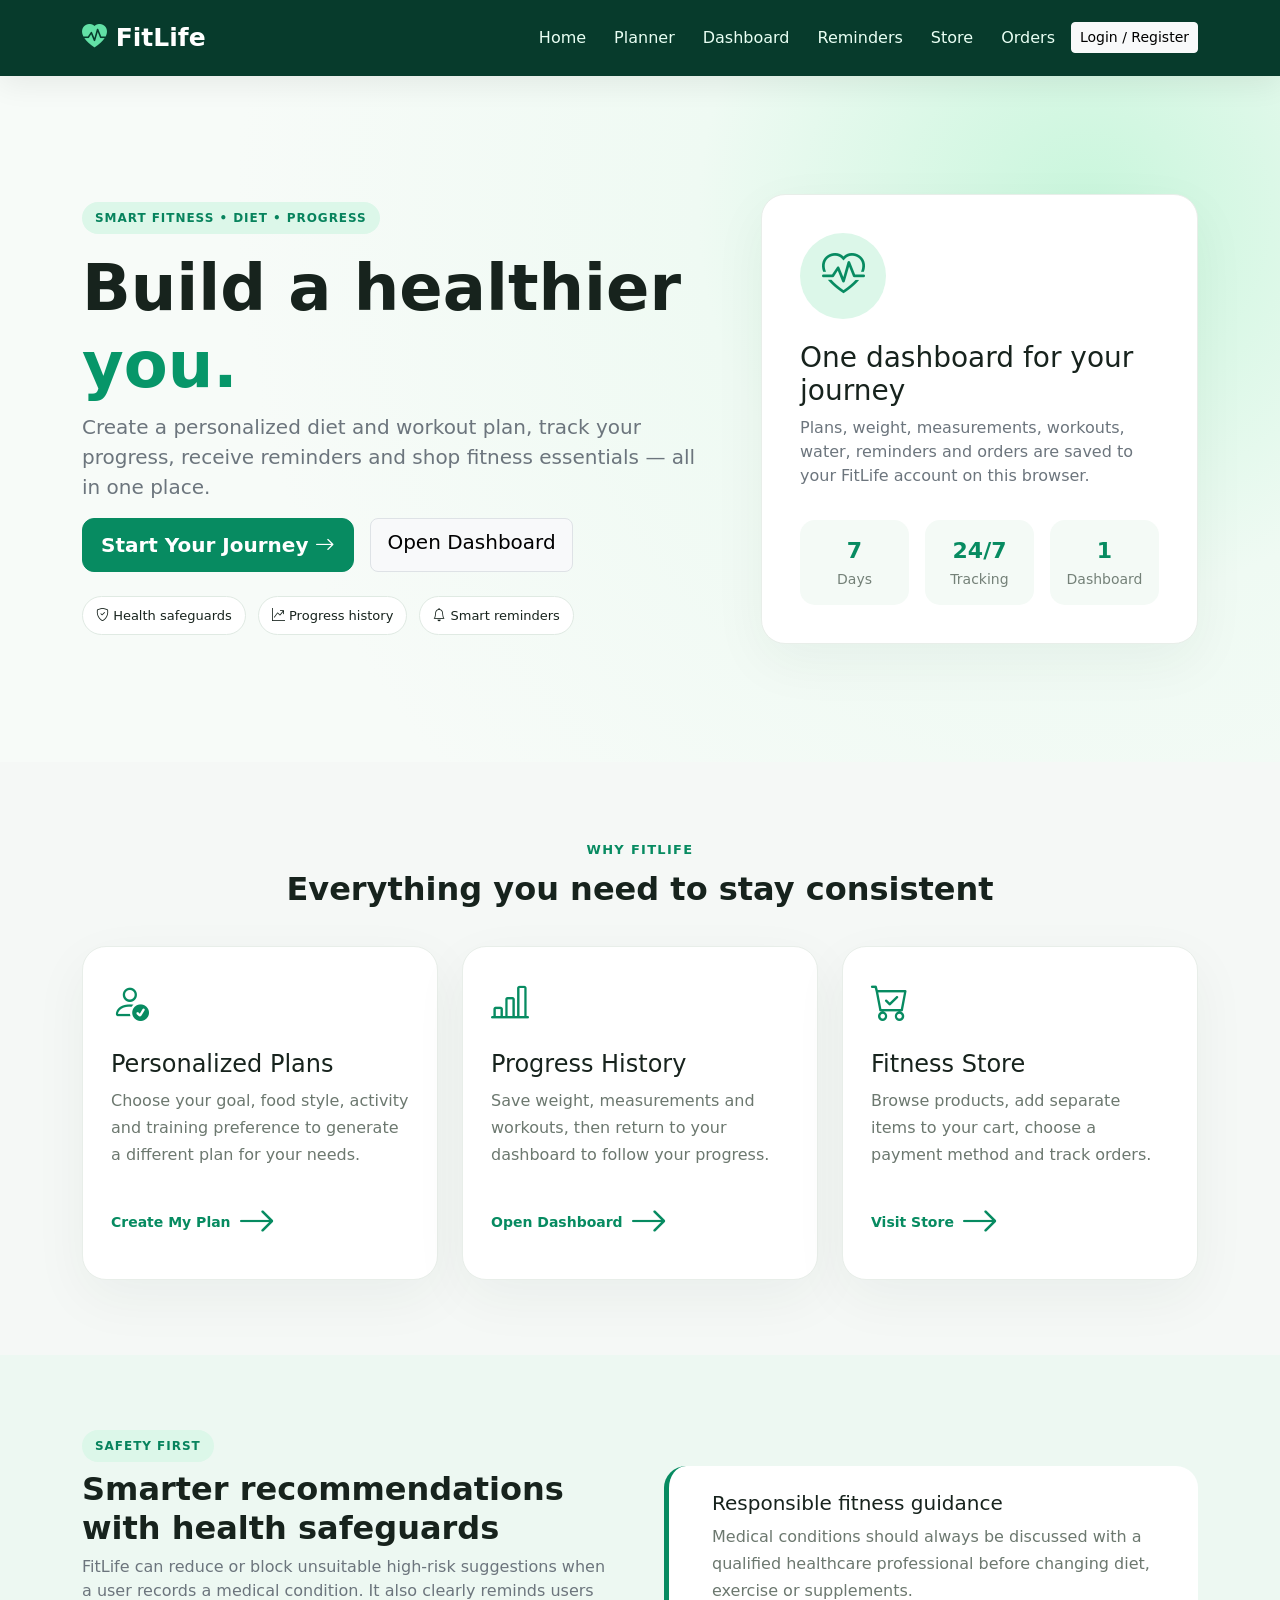
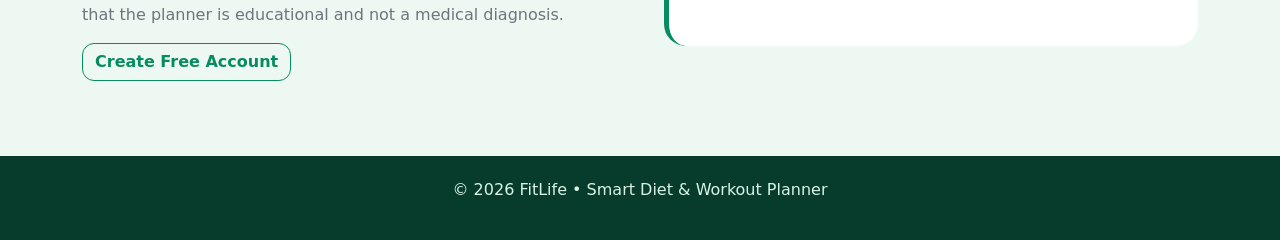
<file: index.html>
<!DOCTYPE html>
<html lang="en">
<head>
<meta charset="UTF-8"><meta name="viewport" content="width=device-width,initial-scale=1">
<title>FitLife | Smart Fitness Planner</title>
<link href="https://cdn.jsdelivr.net/npm/bootstrap@5.3.3/dist/css/bootstrap.min.css" rel="stylesheet">
<link href="https://cdn.jsdelivr.net/npm/bootstrap-icons@1.11.3/font/bootstrap-icons.css" rel="stylesheet">
<link rel="stylesheet" href="style.css">
</head>
<body>
<div id="nav"></div>

<header class="hero">
  <div class="container py-5">
    <div class="row align-items-center g-5">
      <div class="col-lg-7">
        <span class="badge-soft">SMART FITNESS • DIET • PROGRESS</span>
        <h1 class="display-3 fw-bold mt-3">Build a healthier <span>you.</span></h1>
        <p class="lead text-secondary">Create a personalized diet and workout plan, track your progress, receive reminders and shop fitness essentials — all in one place.</p>
        <div class="d-flex gap-3 flex-wrap">
          <a href="register.html" class="btn btn-brand btn-lg">Start Your Journey <i class="bi bi-arrow-right"></i></a>
          <a href="dashboard.html" class="btn btn-light btn-lg border">Open Dashboard</a>
        </div>
        <div class="hero-pills mt-4">
          <span><i class="bi bi-shield-check"></i> Health safeguards</span>
          <span><i class="bi bi-graph-up-arrow"></i> Progress history</span>
          <span><i class="bi bi-bell"></i> Smart reminders</span>
        </div>
      </div>
      <div class="col-lg-5">
        <div class="glass-card hero-card">
          <div class="circle-icon"><i class="bi bi-heart-pulse"></i></div>
          <h3>One dashboard for your journey</h3>
          <p class="text-secondary">Plans, weight, measurements, workouts, water, reminders and orders are saved to your FitLife account on this browser.</p>
          <div class="row g-3 mt-2">
            <div class="col-4"><div class="mini-stat"><b>7</b><small>Days</small></div></div>
            <div class="col-4"><div class="mini-stat"><b>24/7</b><small>Tracking</small></div></div>
            <div class="col-4"><div class="mini-stat"><b>1</b><small>Dashboard</small></div></div>
          </div>
        </div>
      </div>
    </div>
  </div>
</header>

<section class="section-pad">
<div class="container">
  <div class="section-heading"><span>WHY FITLIFE</span><h2>Everything you need to stay consistent</h2></div>
  <div class="row g-4">
    <div class="col-md-4">
      <a class="feature-link" href="planner.html">
        <div class="feature-card">
          <i class="bi bi-person-check"></i><h4>Personalized Plans</h4>
          <p>Choose your goal, food style, activity and training preference to generate a different plan for your needs.</p>
          <span class="feature-action">Create My Plan <i class="bi bi-arrow-right"></i></span>
        </div>
      </a>
    </div>
    <div class="col-md-4">
      <a class="feature-link" href="dashboard.html">
        <div class="feature-card">
          <i class="bi bi-bar-chart-line"></i><h4>Progress History</h4>
          <p>Save weight, measurements and workouts, then return to your dashboard to follow your progress.</p>
          <span class="feature-action">Open Dashboard <i class="bi bi-arrow-right"></i></span>
        </div>
      </a>
    </div>
    <div class="col-md-4">
      <a class="feature-link" href="shop.html">
        <div class="feature-card">
          <i class="bi bi-cart-check"></i><h4>Fitness Store</h4>
          <p>Browse products, add separate items to your cart, choose a payment method and track orders.</p>
          <span class="feature-action">Visit Store <i class="bi bi-arrow-right"></i></span>
        </div>
      </a>
    </div>
  </div>
</div>
</section>

<section class="section-pad soft-bg">
<div class="container">
  <div class="row align-items-center g-5">
    <div class="col-lg-6">
      <span class="eyebrow">SAFETY FIRST</span>
      <h2 class="fw-bold mt-2">Smarter recommendations with health safeguards</h2>
      <p class="text-secondary">FitLife can reduce or block unsuitable high-risk suggestions when a user records a medical condition. It also clearly reminds users that the planner is educational and not a medical diagnosis.</p>
      <a class="btn btn-outline-brand" href="register.html">Create Free Account</a>
    </div>
    <div class="col-lg-6"><div class="safety-card"><i class="bi bi-shield-heart"></i><div><h5>Responsible fitness guidance</h5><p>Medical conditions should always be discussed with a qualified healthcare professional before changing diet, exercise or supplements.</p></div></div></div>
  </div>
</div>
</section>

<footer><div class="container text-center"><p>© 2026 FitLife • Smart Diet & Workout Planner</p></div></footer>
<div id="toastBox"></div>
<script src="https://cdn.jsdelivr.net/npm/bootstrap@5.3.3/dist/js/bootstrap.bundle.min.js"></script><script src="app.js"></script>
</body></html>
</file>
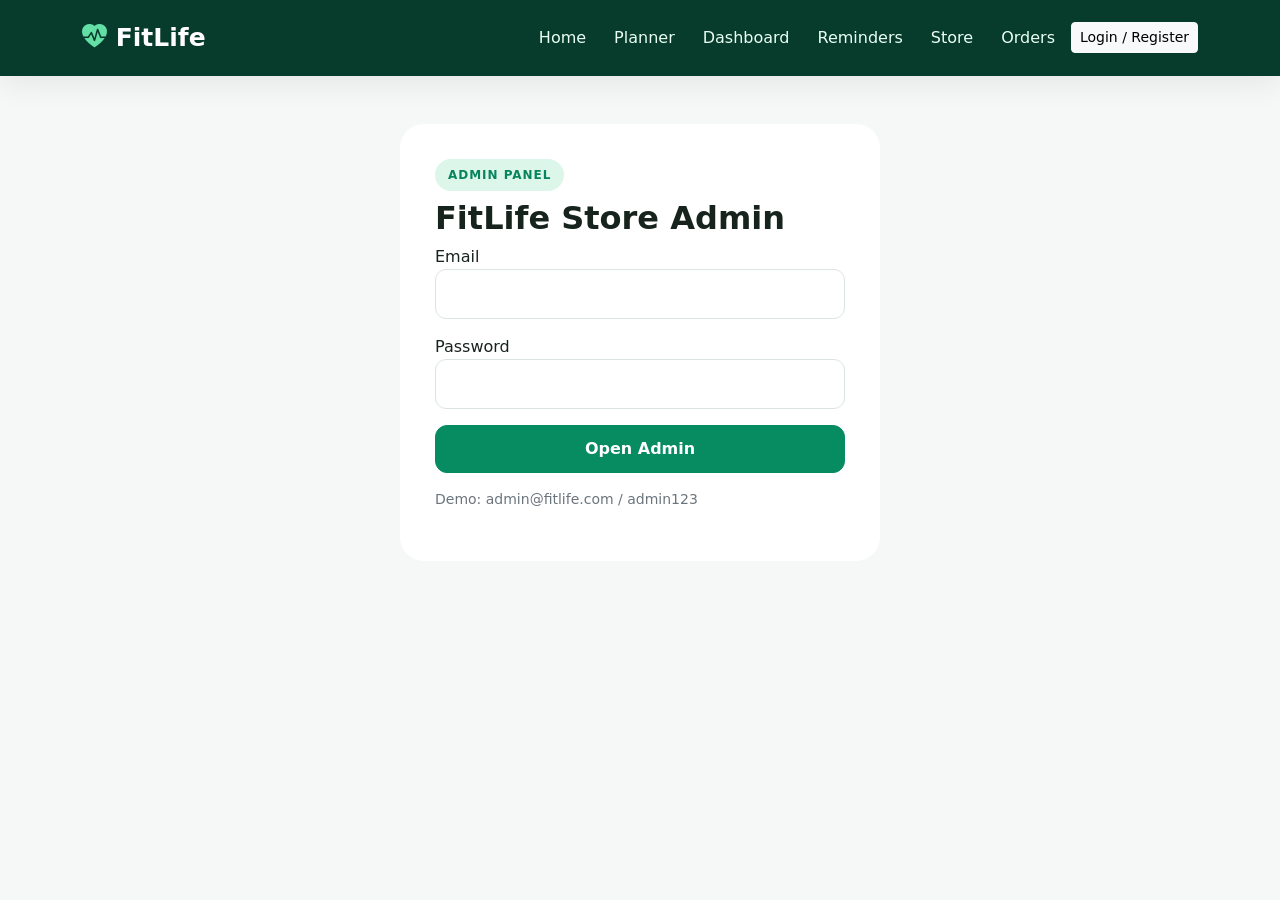
<file: admin.html>
<!DOCTYPE html>
<html lang="en"><head><meta charset="UTF-8"><meta name="viewport" content="width=device-width,initial-scale=1"><title>FitLife | Admin</title><link href="https://cdn.jsdelivr.net/npm/bootstrap@5.3.3/dist/css/bootstrap.min.css" rel="stylesheet"><link href="https://cdn.jsdelivr.net/npm/bootstrap-icons@1.11.3/font/bootstrap-icons.css" rel="stylesheet"><link rel="stylesheet" href="style.css"></head>
<body><div id="nav"></div><main class="container py-5"><div id="adminLogin"><div class="auth-box mx-auto" style="max-width:480px"><span class="eyebrow">ADMIN PANEL</span><h2 class="fw-bold mt-2">FitLife Store Admin</h2><form id="adminLoginForm"><label>Email</label><input id="adminEmail" type="email" class="form-control mb-3" required><label>Password</label><input id="adminPass" type="password" class="form-control mb-3" required><button class="btn btn-brand w-100">Open Admin</button><p class="small text-secondary mt-3">Demo: admin@fitlife.com / admin123</p></form></div></div>
<div id="adminContent" class="d-none"><div class="d-flex justify-content-between align-items-center mb-4"><div><span class="eyebrow">CONTROL CENTER</span><h1 class="fw-bold">Admin Dashboard</h1></div><button id="adminLogout" class="btn btn-outline-danger">Logout</button></div>
<div class="row g-3 mb-4"><div class="col-md-3"><div class="stat-card"><i class="bi bi-people"></i><b id="aUsers">0</b><small>Users</small></div></div><div class="col-md-3"><div class="stat-card"><i class="bi bi-eye"></i><b id="aVisitors">0</b><small>Visits</small></div></div><div class="col-md-3"><div class="stat-card"><i class="bi bi-bag-check"></i><b id="aOrders">0</b><small>Orders</small></div></div><div class="col-md-3"><div class="stat-card"><i class="bi bi-currency-rupee"></i><b id="aSales">₹0</b><small>Demo Sales</small></div></div></div>
<div class="row g-4"><div class="col-lg-5"><div class="panel-card"><div class="panel-title"><h4>Add Product</h4></div><form id="productForm"><input id="prName" class="form-control mb-2" placeholder="Product name" required><input id="prCategory" class="form-control mb-2" placeholder="Category" required><input id="prPrice" type="number" class="form-control mb-2" placeholder="Price ₹" required><input id="prImage" class="form-control mb-2" placeholder="Emoji or image URL" value="💪"><textarea id="prDesc" class="form-control mb-2" placeholder="Short description"></textarea><button class="btn btn-brand w-100">Add Product</button></form></div></div>
<div class="col-lg-7"><div class="panel-card"><div class="panel-title"><h4>Products</h4></div><div id="adminProducts"></div></div></div>
<div class="col-12"><div class="panel-card"><div class="panel-title"><h4>Customer Orders</h4></div><div class="table-responsive"><table class="table align-middle"><thead><tr><th>Order</th><th>User</th><th>Total</th><th>Status</th><th>Change</th></tr></thead><tbody id="adminOrders"></tbody></table></div></div></div></div></div></main><script src="https://cdn.jsdelivr.net/npm/bootstrap@5.3.3/dist/js/bootstrap.bundle.min.js"></script><script src="app.js"></script></body></html>
</file>
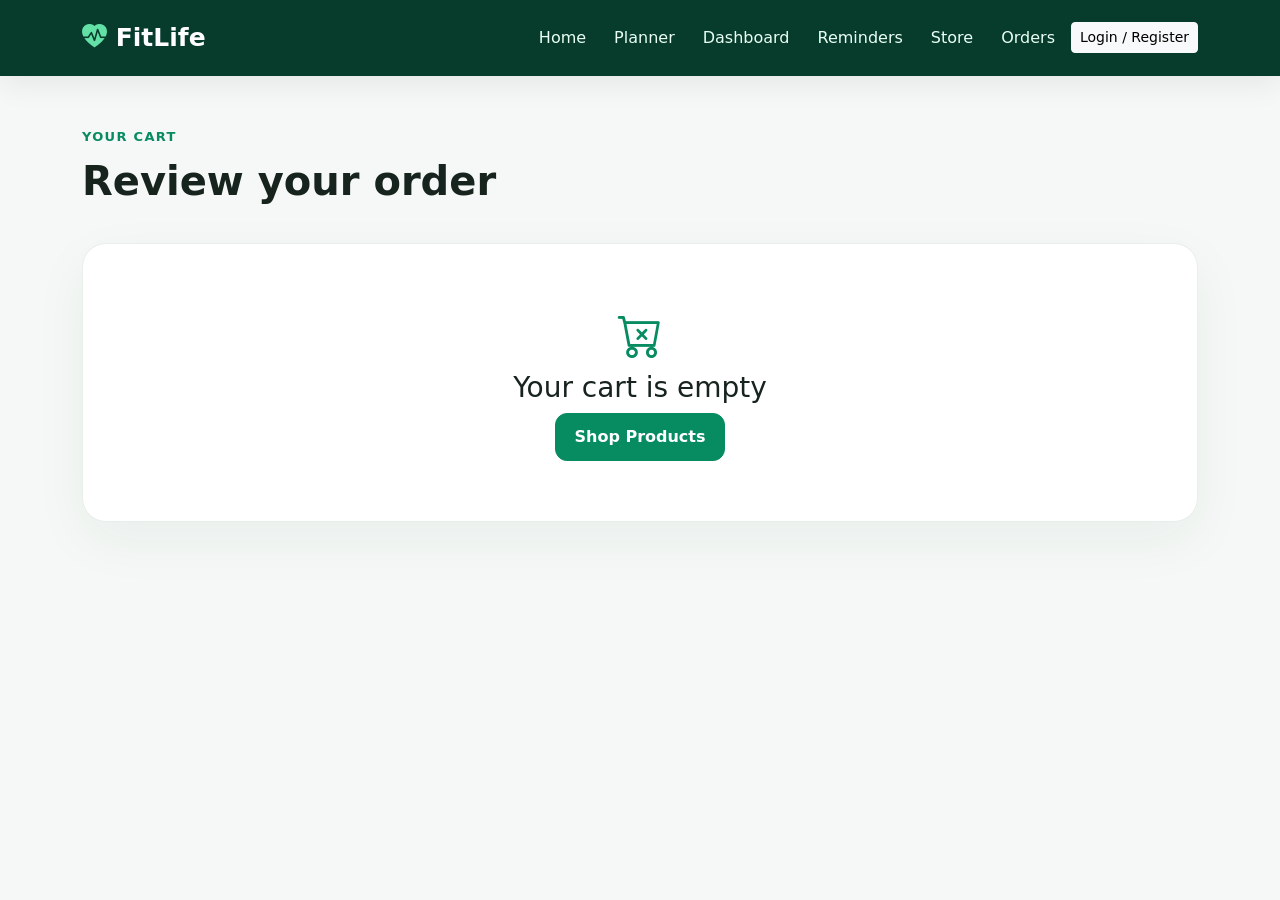
<file: cart.html>
<!DOCTYPE html>
<html lang="en"><head><meta charset="UTF-8"><meta name="viewport" content="width=device-width,initial-scale=1"><title>FitLife | Cart</title><link href="https://cdn.jsdelivr.net/npm/bootstrap@5.3.3/dist/css/bootstrap.min.css" rel="stylesheet"><link href="https://cdn.jsdelivr.net/npm/bootstrap-icons@1.11.3/font/bootstrap-icons.css" rel="stylesheet"><link rel="stylesheet" href="style.css"></head>
<body><div id="nav"></div><main class="container py-5"><div class="section-heading text-start"><span>YOUR CART</span><h1>Review your order</h1></div><div id="cartContent"></div></main><script src="https://cdn.jsdelivr.net/npm/bootstrap@5.3.3/dist/js/bootstrap.bundle.min.js"></script><script src="app.js"></script></body></html>
</file>
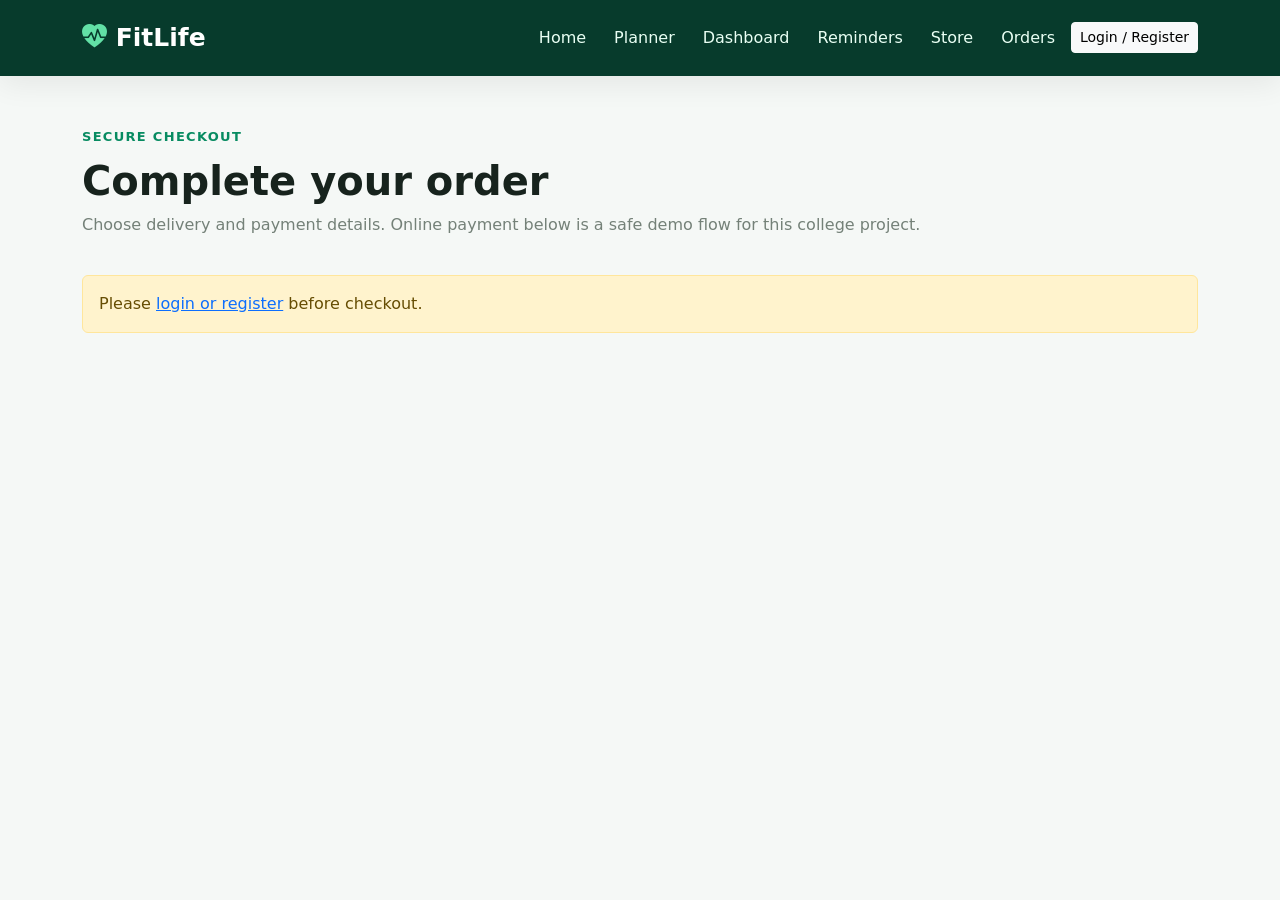
<file: checkout.html>
<!DOCTYPE html>
<html lang="en"><head><meta charset="UTF-8"><meta name="viewport" content="width=device-width,initial-scale=1">
<title>FitLife | Checkout</title>
<link href="https://cdn.jsdelivr.net/npm/bootstrap@5.3.3/dist/css/bootstrap.min.css" rel="stylesheet">
<link href="https://cdn.jsdelivr.net/npm/bootstrap-icons@1.11.3/font/bootstrap-icons.css" rel="stylesheet"><link rel="stylesheet" href="style.css"></head>
<body><div id="nav"></div>
<main class="container py-5">
  <div class="section-heading text-start"><span>SECURE CHECKOUT</span><h1>Complete your order</h1><p>Choose delivery and payment details. Online payment below is a safe demo flow for this college project.</p></div>
  <div id="checkoutLock"></div>
  <form id="checkoutForm" class="row g-4">
    <div class="col-lg-7">
      <div class="panel-card">
        <h4 class="fw-bold mb-3">Delivery details</h4>
        <div class="row g-3">
          <div class="col-md-6"><label>Full Name</label><input id="cName" class="form-control" required></div>
          <div class="col-md-6"><label>Mobile</label><input id="cMobile" class="form-control" inputmode="numeric" pattern="[0-9]{10}" maxlength="10" placeholder="10 digit mobile" required></div>
          <div class="col-12"><label>Delivery Address</label><textarea id="cAddress" class="form-control" rows="3" required></textarea></div>
          <div class="col-md-4"><label>City</label><input id="cCity" class="form-control" required></div>
          <div class="col-md-4"><label>State</label><input id="cState" class="form-control" value="Maharashtra" required></div>
          <div class="col-md-4"><label>Pincode</label><input id="cPin" class="form-control" inputmode="numeric" pattern="[0-9]{6}" maxlength="6" required></div>
        </div>
      </div>
    </div>
    <div class="col-lg-5">
      <div class="panel-card">
        <h4 class="fw-bold mb-3">Payment method</h4>
        <div class="payment-choice">
          <label class="payment-option"><input type="radio" name="payment" value="Cash on Delivery" checked> <span><b>Cash on Delivery</b><small>Pay when the order is delivered</small></span></label>
          <label class="payment-option"><input type="radio" name="payment" value="UPI"> <span><b>UPI</b><small>Demo UPI payment</small></span></label>
          <label class="payment-option"><input type="radio" name="payment" value="Card"> <span><b>Debit / Credit Card</b><small>Demo card payment</small></span></label>
        </div>
        <div id="upiBox" class="payment-fields d-none mt-3">
          <label>UPI ID</label><input id="upiId" class="form-control" placeholder="example@upi">
          <div class="small text-secondary mt-2">For demo, no real money is transferred.</div>
        </div>
        <div id="cardBox" class="payment-fields d-none mt-3">
          <label>Card Number</label><input id="cardNumber" class="form-control mb-2" inputmode="numeric" maxlength="19" placeholder="4111 1111 1111 1111">
          <div class="row g-2"><div class="col-6"><label>Expiry</label><input id="cardExpiry" class="form-control" placeholder="MM/YY" maxlength="5"></div><div class="col-6"><label>CVV</label><input id="cardCvv" class="form-control" inputmode="numeric" maxlength="4" placeholder="123"></div></div>
          <div class="small text-secondary mt-2">Demo card: 4111 1111 1111 1111<br><i class="bi bi-shield-check"></i> Card details are validated in the browser and are not saved in FitLife.</div>
        </div>
        <div id="checkoutTotal" class="checkout-total mt-4"></div>
        <button id="placeOrderBtn" class="btn btn-brand btn-lg w-100 mt-3"><i class="bi bi-lock"></i> Pay & Place Order</button>
      </div>
    </div>
  </form>
</main>
<script src="https://cdn.jsdelivr.net/npm/bootstrap@5.3.3/dist/js/bootstrap.bundle.min.js"></script><script src="app.js"></script></body></html>
</file>
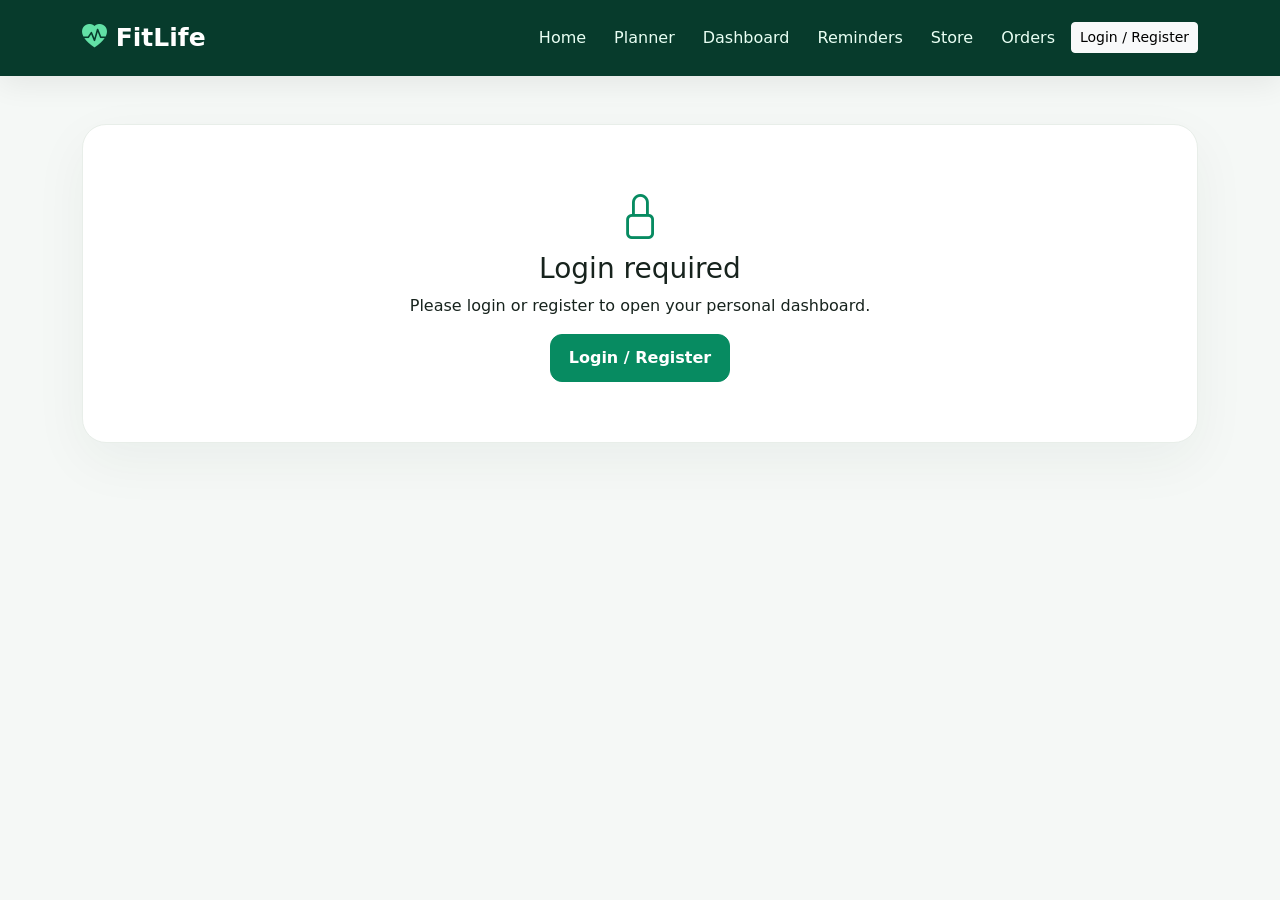
<file: dashboard.html>
<!DOCTYPE html>
<html lang="en"><head><meta charset="UTF-8"><meta name="viewport" content="width=device-width,initial-scale=1">
<title>FitLife | Dashboard</title><link href="https://cdn.jsdelivr.net/npm/bootstrap@5.3.3/dist/css/bootstrap.min.css" rel="stylesheet">
<link href="https://cdn.jsdelivr.net/npm/bootstrap-icons@1.11.3/font/bootstrap-icons.css" rel="stylesheet"><link rel="stylesheet" href="style.css"></head>
<body><div id="nav"></div><main class="container py-5">
<div id="dashboardLock" class="empty-card d-none"><i class="bi bi-lock"></i><h3>Login required</h3><p>Please login or register to open your personal dashboard.</p><a href="login.html" class="btn btn-brand">Login / Register</a></div>
<div id="dashboardContent">
<div class="d-flex justify-content-between align-items-center flex-wrap gap-3 mb-4"><div><span class="eyebrow">MY DASHBOARD</span><h1 class="fw-bold">Hello, <span id="dashName">User</span> 👋</h1><p class="text-secondary mb-0">Stay consistent. Small progress becomes big progress.</p></div><a href="planner.html" class="btn btn-brand"><i class="bi bi-magic"></i> Create / Update Plan</a></div>
<div class="row g-3 mb-4">
<div class="col-md-3"><div class="stat-card"><i class="bi bi-speedometer2"></i><b id="dashBMI">--</b><small>BMI</small></div></div>
<div class="col-md-3"><div class="stat-card"><i class="bi bi-person-standing"></i><b id="dashWeight">--</b><small>Current Weight</small></div></div>
<div class="col-md-3"><div class="stat-card"><i class="bi bi-fire"></i><b id="dashCalories">--</b><small>Calories</small></div></div>
<div class="col-md-3"><div class="stat-card"><i class="bi bi-droplet"></i><b id="dashWater">--</b><small>Water Goal</small></div></div></div>
<div class="row g-4">
<div class="col-lg-7"><div class="panel-card"><div class="panel-title"><h4>Progress History</h4><a href="#progressForm">Add Entry</a></div><div class="table-responsive"><table class="table align-middle"><thead><tr><th>Date</th><th>Weight</th><th>Waist</th><th>Body Fat</th></tr></thead><tbody id="progressTable"></tbody></table></div><form id="progressForm" class="row g-2 mt-2"><div class="col-md-3"><input id="pWeight" type="number" step=".1" class="form-control" placeholder="Weight kg" required></div><div class="col-md-3"><input id="pWaist" type="number" step=".1" class="form-control" placeholder="Waist cm"></div><div class="col-md-3"><input id="pBodyFat" type="number" step=".1" class="form-control" placeholder="Body fat %"></div><div class="col-md-3"><button class="btn btn-brand w-100">Save Progress</button></div></form></div></div>
<div class="col-lg-5"><div class="panel-card mb-4"><div class="panel-title"><h4>Workout History</h4></div><form id="workoutForm" class="row g-2"><div class="col-6"><input id="wDate" type="date" class="form-control" required></div><div class="col-6"><input id="wExercise" class="form-control" placeholder="Workout" required></div><div class="col-6"><input id="wDuration" type="number" class="form-control" placeholder="Minutes" required></div><div class="col-6"><select id="wIntensity" class="form-select"><option>Light</option><option>Moderate</option><option>Hard</option></select></div><div class="col-12"><button class="btn btn-brand w-100">Save Workout</button></div></form><div id="workoutList" class="mt-3"></div></div>
<div class="panel-card"><div class="panel-title"><h4>Today's Reminders</h4><a href="reminders.html">Manage</a></div><div id="dashboardReminders"></div></div></div></div></div></main>
<script src="https://cdn.jsdelivr.net/npm/bootstrap@5.3.3/dist/js/bootstrap.bundle.min.js"></script><script src="app.js"></script></body></html>
</file>
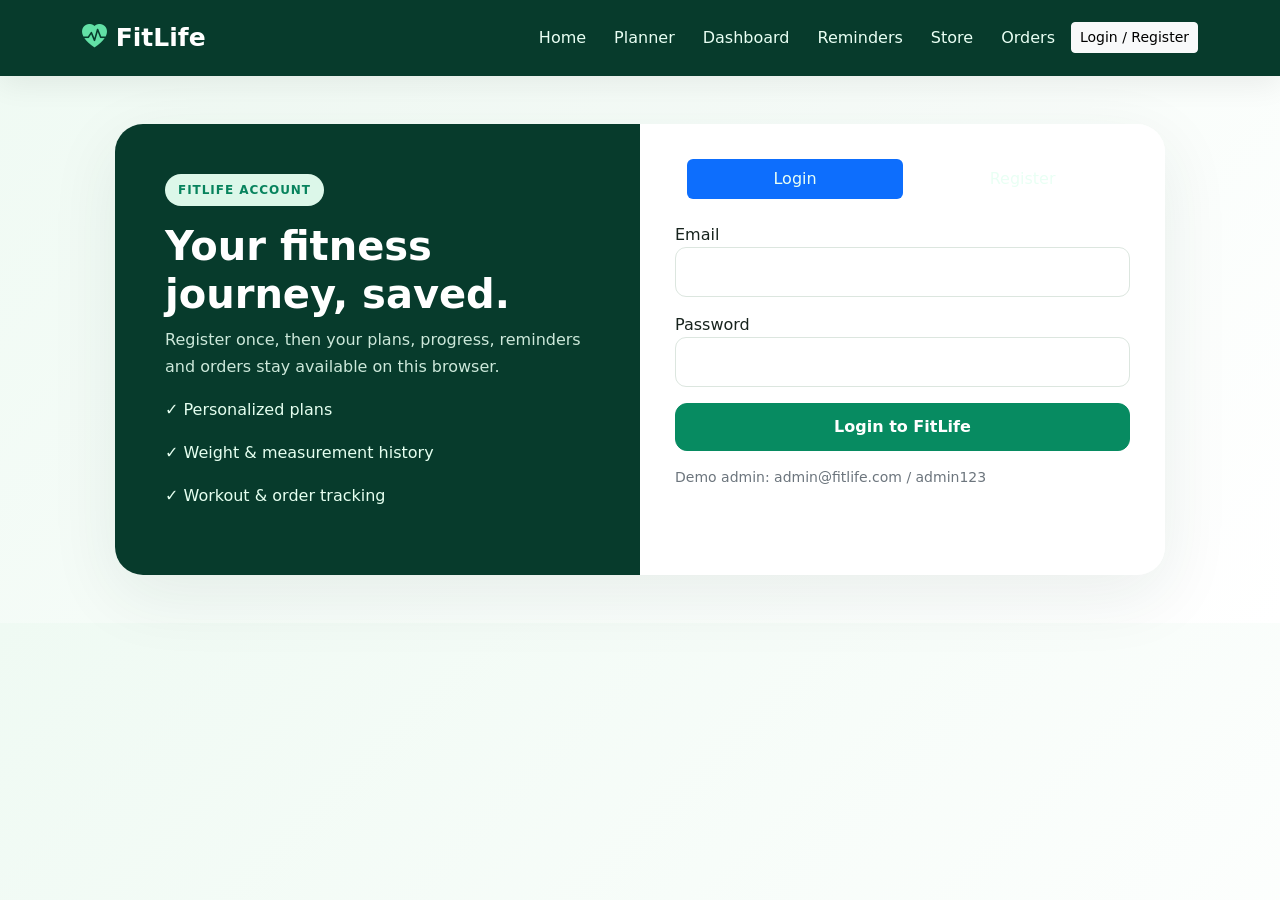
<file: login.html>
<!DOCTYPE html>
<html lang="en"><head>
<meta charset="UTF-8"><meta name="viewport" content="width=device-width,initial-scale=1">
<title>FitLife | Account</title>
<link href="https://cdn.jsdelivr.net/npm/bootstrap@5.3.3/dist/css/bootstrap.min.css" rel="stylesheet">
<link href="https://cdn.jsdelivr.net/npm/bootstrap-icons@1.11.3/font/bootstrap-icons.css" rel="stylesheet"><link rel="stylesheet" href="style.css"></head>
<body class="auth-page"><div id="nav"></div>
<main class="container py-5"><div class="auth-shell">
<div class="auth-intro"><span class="badge-soft">FITLIFE ACCOUNT</span><h1 class="fw-bold mt-3">Your fitness journey, saved.</h1><p>Register once, then your plans, progress, reminders and orders stay available on this browser.</p><div class="auth-points"><p>✓ Personalized plans</p><p>✓ Weight & measurement history</p><p>✓ Workout & order tracking</p></div></div>
<div class="auth-box">
<ul class="nav nav-pills mb-4" id="authTabs"><li class="nav-item flex-fill"><button class="nav-link active w-100" data-bs-toggle="pill" data-bs-target="#loginPane">Login</button></li><li class="nav-item flex-fill"><button class="nav-link w-100" data-bs-toggle="pill" data-bs-target="#registerPane">Register</button></li></ul>
<div class="tab-content">
<div class="tab-pane fade show active" id="loginPane"><form id="loginForm">
<label>Email</label><input id="loginEmail" type="email" class="form-control mb-3" required>
<label>Password</label><input id="loginPassword" type="password" class="form-control mb-3" required>
<button class="btn btn-brand w-100">Login to FitLife</button><p class="small text-secondary mt-3">Demo admin: admin@fitlife.com / admin123</p></form></div>
<div class="tab-pane fade" id="registerPane"><form id="registerForm">
<label>Full Name</label><input id="regName" class="form-control mb-3" required>
<label>Email</label><input id="regEmail" type="email" class="form-control mb-3" required>
<label>Password</label><input id="regPassword" type="password" minlength="6" class="form-control mb-3" required>
<label>Confirm Password</label><input id="regConfirm" type="password" minlength="6" class="form-control mb-3" required>
<button class="btn btn-brand w-100">Create Account</button></form></div>
</div></div></div></main>
<script src="https://cdn.jsdelivr.net/npm/bootstrap@5.3.3/dist/js/bootstrap.bundle.min.js"></script><script src="app.js"></script></body></html>
</file>
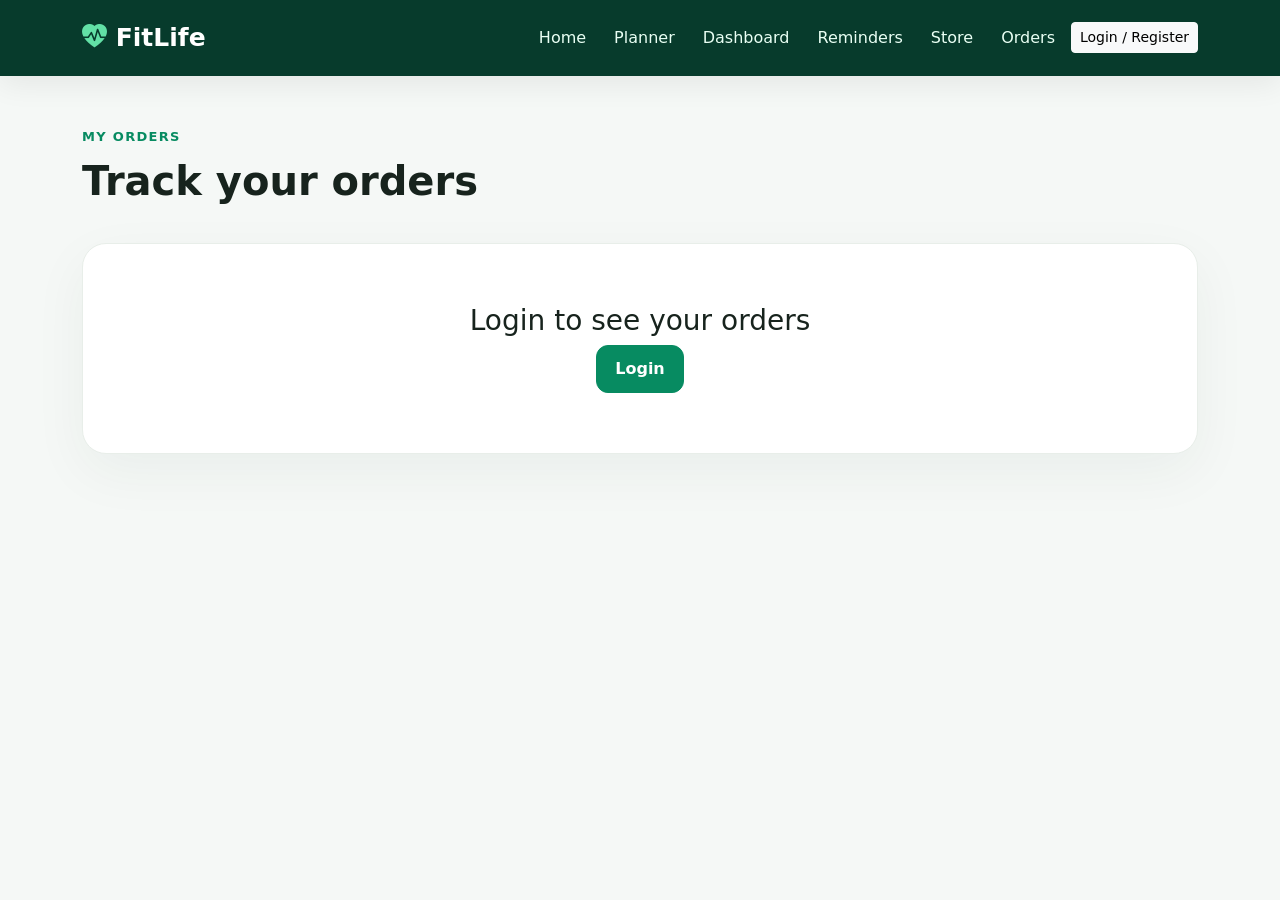
<file: orders.html>
<!DOCTYPE html>
<html lang="en"><head><meta charset="UTF-8"><meta name="viewport" content="width=device-width,initial-scale=1"><title>FitLife | Orders</title><link href="https://cdn.jsdelivr.net/npm/bootstrap@5.3.3/dist/css/bootstrap.min.css" rel="stylesheet"><link href="https://cdn.jsdelivr.net/npm/bootstrap-icons@1.11.3/font/bootstrap-icons.css" rel="stylesheet"><link rel="stylesheet" href="style.css"></head>
<body><div id="nav"></div><main class="container py-5"><div class="section-heading text-start"><span>MY ORDERS</span><h1>Track your orders</h1></div><div id="ordersList"></div></main><script src="https://cdn.jsdelivr.net/npm/bootstrap@5.3.3/dist/js/bootstrap.bundle.min.js"></script><script src="app.js"></script></body></html>
</file>
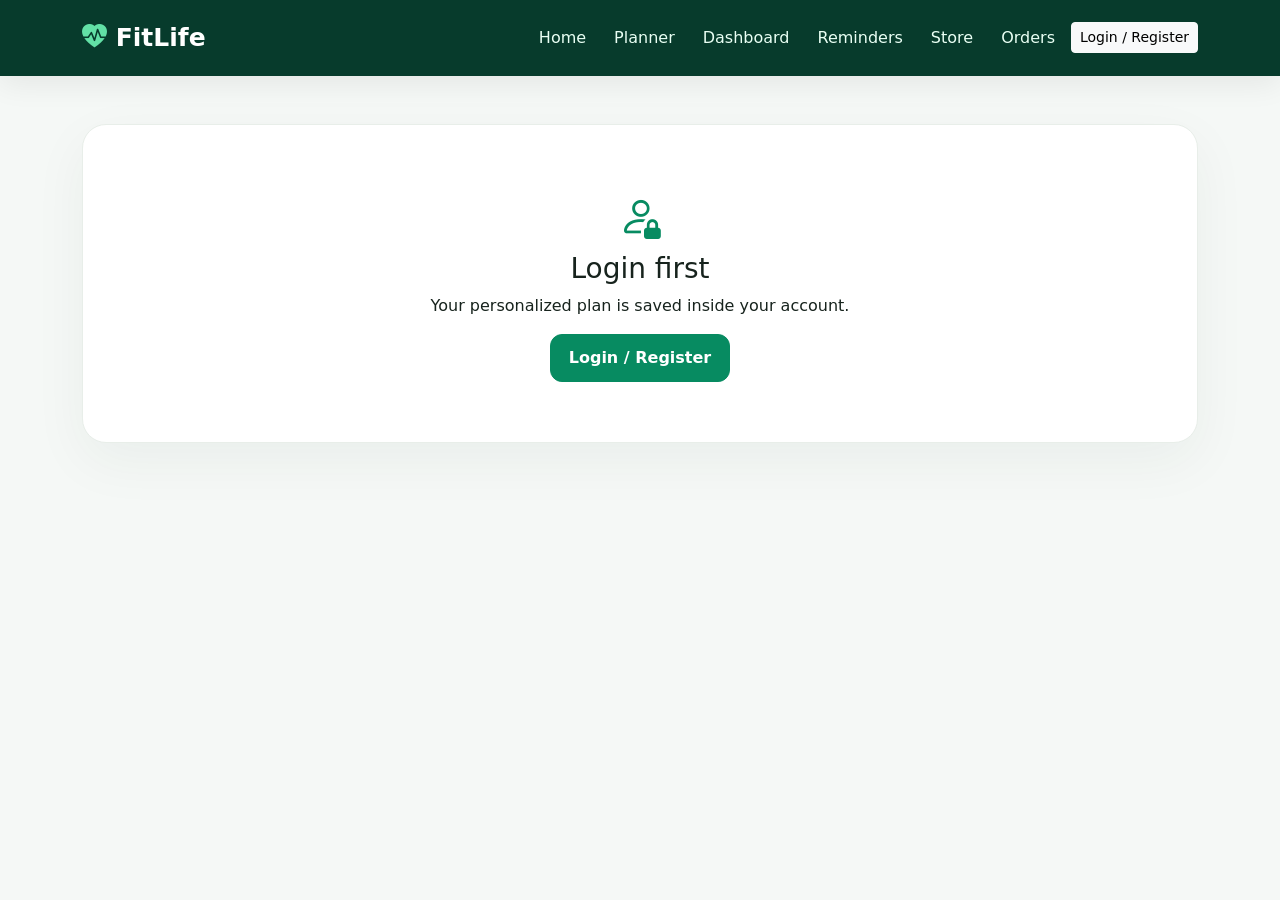
<file: planner.html>
<!DOCTYPE html>
<html lang="en"><head><meta charset="UTF-8"><meta name="viewport" content="width=device-width,initial-scale=1"><title>FitLife | Planner</title>
<link href="https://cdn.jsdelivr.net/npm/bootstrap@5.3.3/dist/css/bootstrap.min.css" rel="stylesheet"><link href="https://cdn.jsdelivr.net/npm/bootstrap-icons@1.11.3/font/bootstrap-icons.css" rel="stylesheet"><link rel="stylesheet" href="style.css"></head>
<body><div id="nav"></div><main class="container py-5"><div id="plannerLock" class="empty-card d-none"><i class="bi bi-person-lock"></i><h3>Login first</h3><p>Your personalized plan is saved inside your account.</p><a href="login.html" class="btn btn-brand">Login / Register</a></div>
<div id="plannerContent"><div class="section-heading text-start"><span>SMART PERSONALIZATION</span><h1>Create your personal plan</h1><p>More detailed inputs help FitLife choose safer, more relevant recommendations.</p></div>
<form id="plannerForm" class="panel-card"><div class="row g-3">
<div class="col-md-6"><label>Name</label><input id="name" class="form-control" required></div><div class="col-md-3"><label>Age</label><input id="age" type="number" min="18" max="100" class="form-control" required></div><div class="col-md-3"><label>Gender</label><select id="gender" class="form-select" required><option value="">Select</option><option value="male">Male</option><option value="female">Female</option></select></div>
<div class="col-md-6"><label>Height (cm)</label><input id="height" type="number" min="100" max="250" class="form-control" required></div><div class="col-md-6"><label>Weight (kg)</label><input id="weight" type="number" min="30" max="300" step=".1" class="form-control" required></div>
<div class="col-md-6"><label>Primary Goal</label><select id="goal" class="form-select" required><option value="">Select</option><option value="lose">Lose weight / fat</option><option value="gain">Gain weight / muscle</option><option value="maintain">Maintain</option><option value="strength">Improve strength</option></select></div>
<div class="col-md-6"><label>Activity Level</label><select id="activity" class="form-select" required><option value="">Select</option><option value="low">Low</option><option value="medium">Moderate</option><option value="high">High</option></select></div>
<div class="col-md-6"><label>Food Preference</label><select id="food" class="form-select" required><option value="">Select</option><option value="veg">Vegetarian</option><option value="nonveg">Non-vegetarian</option><option value="vegan">Vegan</option></select></div>
<div class="col-md-3"><label>Diet Style</label><select id="dietStyle" class="form-select"><option value="balanced">Balanced</option><option value="highProtein">Higher Protein</option><option value="budget">Budget Friendly</option></select></div>
<div class="col-md-3"><label>Meals / Day</label><select id="meals" class="form-select"><option value="3">3 meals</option><option value="4">4 meals</option><option value="5" selected>5 meals</option></select></div>
<div class="col-md-6"><label>Workout Experience</label><select id="experience" class="form-select" required><option value="">Select</option><option value="beginner">Beginner</option><option value="intermediate">Intermediate</option><option value="advanced">Advanced</option></select></div>
<div class="col-md-6"><label>Training Preference</label><select id="training" class="form-select"><option>Gym</option><option>Home</option><option>Mixed</option></select></div>
<div class="col-md-6"><label>Sleep</label><select id="sleep" class="form-select"><option>Less than 6 hours</option><option>6-8 hours</option><option>8+ hours</option></select></div>
<div class="col-md-6"><label>Medical Condition</label><select id="medical" class="form-select"><option value="none">None</option><option value="diabetes">Diabetes</option><option value="bp">Blood pressure / heart condition</option><option value="kidney">Kidney condition</option><option value="other">Other</option></select></div>
<div class="col-md-6"><label>Injury / Exercise Restriction</label><input id="injury" class="form-control" placeholder="e.g. knee pain or none"></div>
<div class="col-12"><label>Preferences / foods to avoid</label><textarea id="preferences" class="form-control" rows="2" placeholder="Allergies, disliked foods, schedule, etc."></textarea></div>
</div><div class="alert alert-warning mt-4"><b><i class="bi bi-shield-exclamation"></i> Health safeguard:</b> FitLife does not diagnose disease. If you have a medical condition, injury, take medicines, are pregnant, or have unusual symptoms, consult a qualified professional before following a new diet, workout or supplement plan.</div>
<button class="btn btn-brand btn-lg w-100 mt-2">Generate & Save My Plan</button></form>
<div id="planOutput" class="row g-4 mt-1"></div></div></main><script src="https://cdn.jsdelivr.net/npm/bootstrap@5.3.3/dist/js/bootstrap.bundle.min.js"></script><script src="app.js"></script></body></html>
</file>
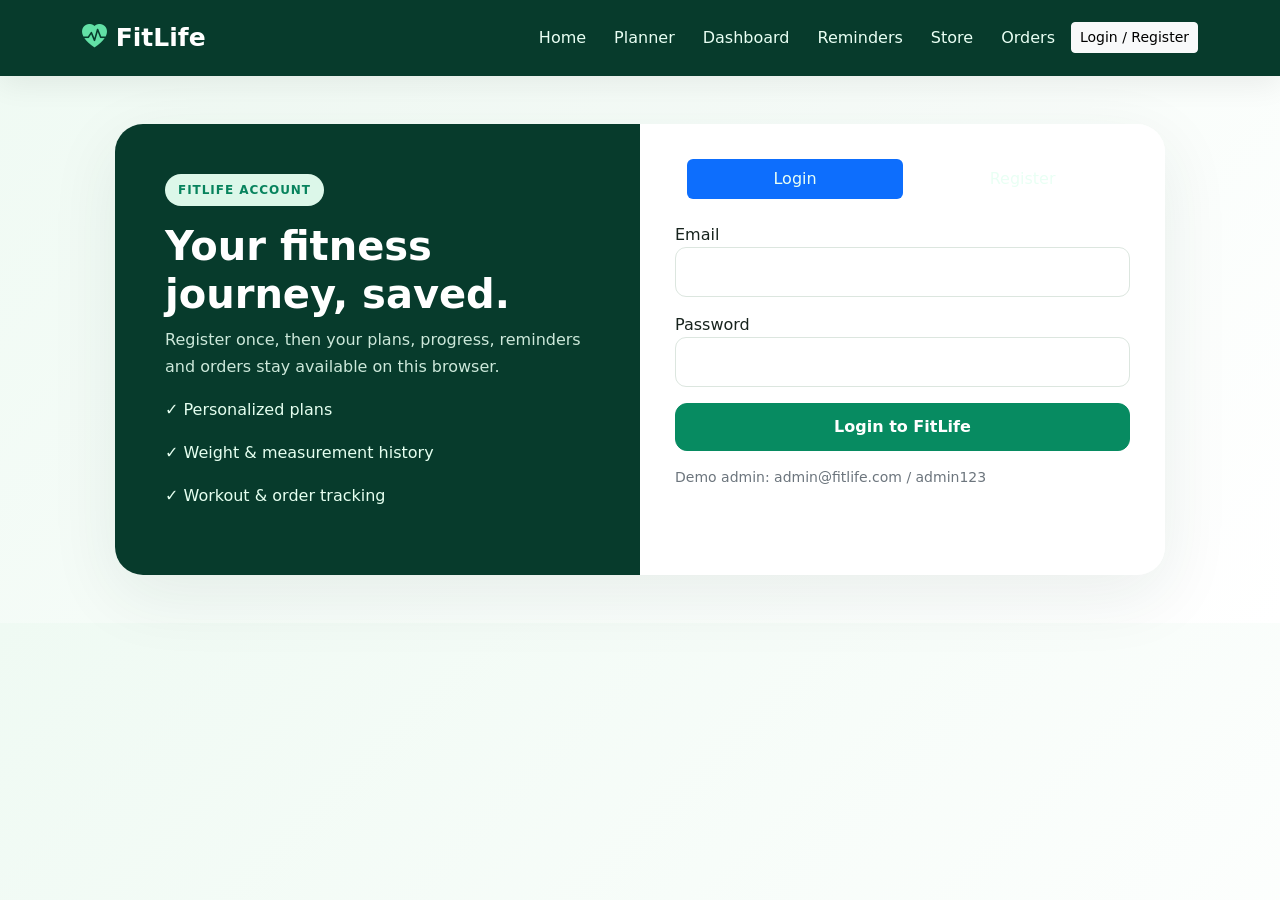
<file: reminders.html>
<!DOCTYPE html>
<html lang="en"><head><meta charset="UTF-8"><meta name="viewport" content="width=device-width,initial-scale=1"><title>FitLife | Reminders</title><link href="https://cdn.jsdelivr.net/npm/bootstrap@5.3.3/dist/css/bootstrap.min.css" rel="stylesheet"><link href="https://cdn.jsdelivr.net/npm/bootstrap-icons@1.11.3/font/bootstrap-icons.css" rel="stylesheet"><link rel="stylesheet" href="style.css"></head>
<body><div id="nav"></div><main class="container py-5"><div class="section-heading text-start"><span>SMART REMINDERS</span><h1>Meals, water & workouts</h1><p>Browser notifications work when permission is granted and this website is open.</p></div>
<div class="panel-card"><div class="d-flex gap-2 flex-wrap mb-4"><button id="notificationBtn" class="btn btn-brand"><i class="bi bi-bell"></i> Enable Notifications</button><button id="testNotification" class="btn btn-outline-brand">Test Notification</button></div>
<form id="reminderForm" class="row g-3"><div class="col-md-4"><label>Reminder Type</label><select id="rType" class="form-select"><option value="Meal">🍽 Meal</option><option value="Water">💧 Water</option><option value="Workout">🏋️ Workout</option><option value="Sleep">😴 Sleep</option></select></div><div class="col-md-3"><label>Time</label><input id="rTime" type="time" class="form-control" required></div><div class="col-md-5"><label>Message</label><input id="rMessage" class="form-control" placeholder="e.g. Drink water"></div><div class="col-12"><button class="btn btn-brand">Add Reminder</button></div></form><div id="reminderList" class="mt-4"></div></div></main><script src="https://cdn.jsdelivr.net/npm/bootstrap@5.3.3/dist/js/bootstrap.bundle.min.js"></script><script src="app.js"></script></body></html>
</file>
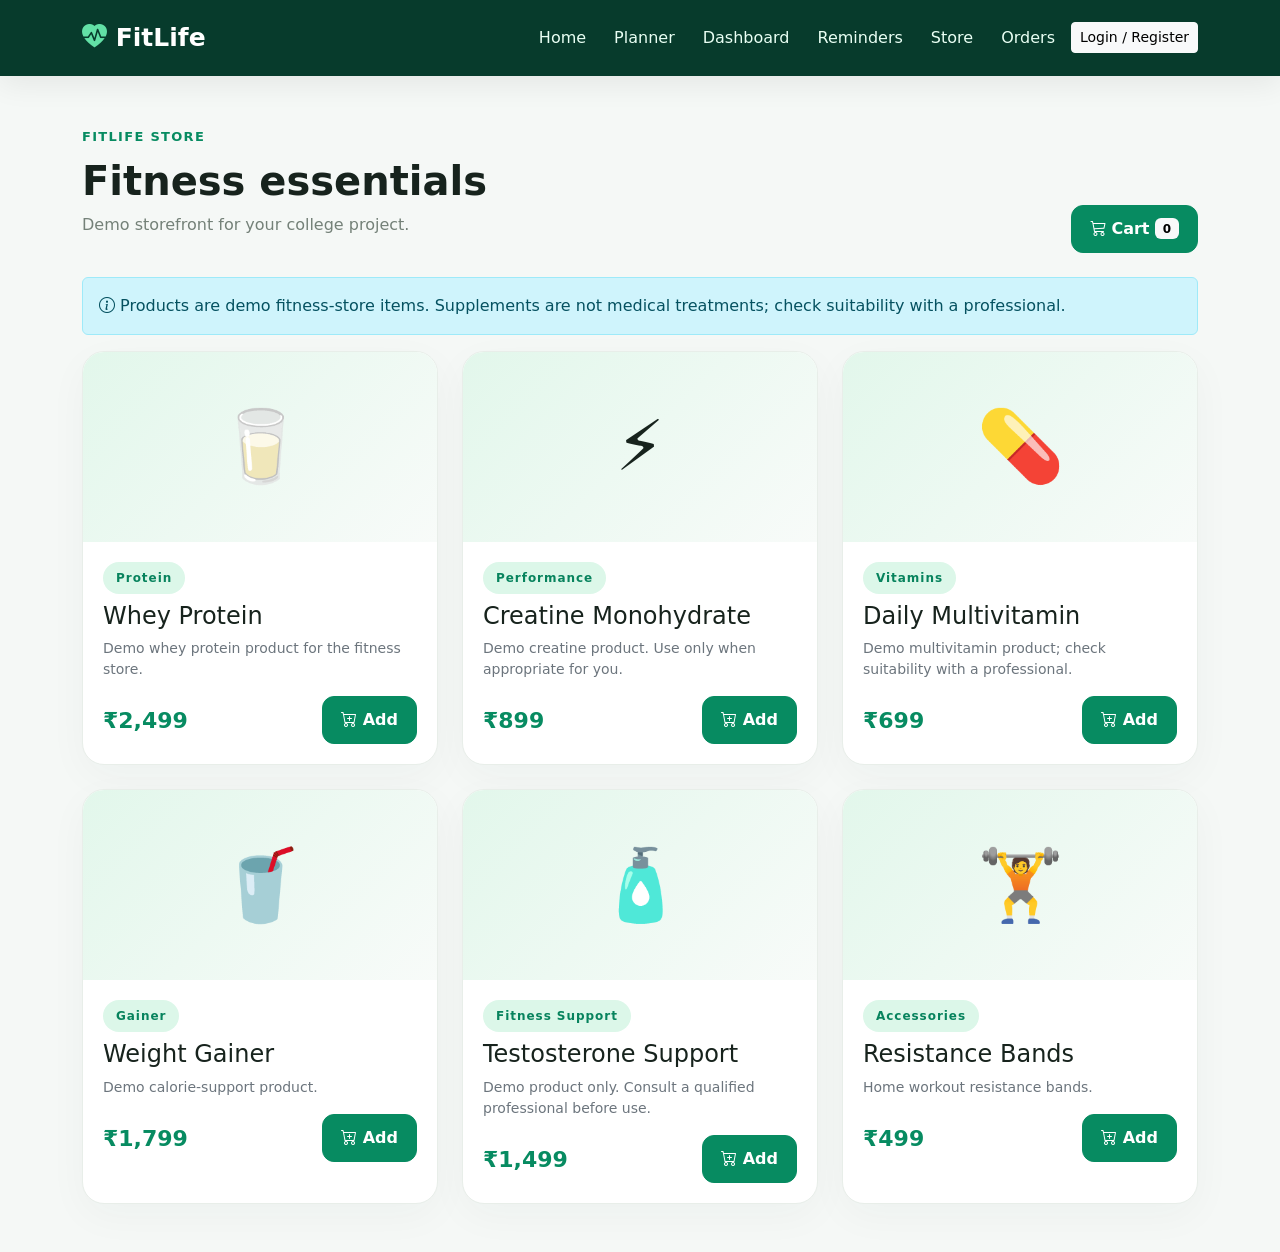
<file: shop.html>
<!DOCTYPE html>
<html lang="en"><head><meta charset="UTF-8"><meta name="viewport" content="width=device-width,initial-scale=1"><title>FitLife | Store</title><link href="https://cdn.jsdelivr.net/npm/bootstrap@5.3.3/dist/css/bootstrap.min.css" rel="stylesheet"><link href="https://cdn.jsdelivr.net/npm/bootstrap-icons@1.11.3/font/bootstrap-icons.css" rel="stylesheet"><link rel="stylesheet" href="style.css"></head>
<body><div id="nav"></div><main class="container py-5"><div class="d-flex justify-content-between align-items-end flex-wrap gap-3 mb-4"><div class="section-heading text-start mb-0"><span>FITLIFE STORE</span><h1>Fitness essentials</h1><p>Demo storefront for your college project.</p></div><a href="cart.html" class="btn btn-brand"><i class="bi bi-cart3"></i> Cart <span id="cartCount" class="badge text-bg-light">0</span></a></div><div class="alert alert-info"><i class="bi bi-info-circle"></i> Products are demo fitness-store items. Supplements are not medical treatments; check suitability with a professional.</div><div id="productGrid" class="row g-4"></div></main><script src="https://cdn.jsdelivr.net/npm/bootstrap@5.3.3/dist/js/bootstrap.bundle.min.js"></script><script src="app.js"></script></body></html>
</file>
<file: style.css>
*{box-sizing:border-box}body{margin:0;font-family:Inter,system-ui,-apple-system,Segoe UI,Arial,sans-serif;background:#f5f8f6;color:#17231d}.navbar{background:#073b2c;padding:14px 0;box-shadow:0 8px 30px #00000012}.navbar-brand{font-size:25px}.navbar-brand i,.brand-green{color:#62e0a6}.nav-link{color:#e9fff4!important;margin-left:12px}.hero{background:radial-gradient(circle at 85% 20%,#c9f6dc 0,#effaf3 32%,#f7fbf8 70%);padding:70px 0}.hero h1 span{color:#079669}.badge-soft,.eyebrow{display:inline-block;color:#07835d;background:#dcf7e9;padding:7px 13px;border-radius:50px;font-size:12px;font-weight:800;letter-spacing:.08em}.btn-brand{background:#078b61;border-color:#078b61;color:#fff;border-radius:12px;padding:11px 18px;font-weight:700}.btn-brand:hover{background:#056f4e;border-color:#056f4e;color:#fff}.btn-outline-brand{border:1px solid #078b61;color:#078b61;border-radius:12px;font-weight:700}.btn-outline-brand:hover{background:#078b61;color:#fff}.glass-card,.feature-card,.panel-card,.auth-box,.hero-card,.empty-card{background:#fff;border:1px solid #e8eee9;border-radius:24px;box-shadow:0 18px 55px #193b2a0d}.hero-card{padding:38px}.circle-icon{width:86px;height:86px;border-radius:50%;background:#dcf7e9;color:#078b61;display:grid;place-items:center;font-size:43px;margin-bottom:22px}.mini-stat{background:#f4faf6;padding:14px;border-radius:15px;text-align:center}.mini-stat b{display:block;font-size:22px;color:#078b61}.mini-stat small{color:#748178}.hero-pills{display:flex;gap:12px;flex-wrap:wrap}.hero-pills span{background:#fff;border:1px solid #e0eae3;border-radius:30px;padding:9px 13px;font-size:13px}.section-pad{padding:75px 0}.soft-bg{background:#edf8f2}.section-heading{margin-bottom:38px;text-align:center}.section-heading span{color:#078b61;font-size:13px;font-weight:800;letter-spacing:.1em}.section-heading h1,.section-heading h2{font-weight:800;margin-top:9px}.section-heading p{color:#748178}.feature-card{padding:28px;height:100%;transition:.2s}.feature-card:hover{transform:translateY(-4px)}.feature-card i{font-size:38px;color:#078b61}.feature-card h4{margin-top:18px}.feature-card p,.safety-card p{color:#6c786f;line-height:1.7}.safety-card{display:flex;gap:18px;background:#fff;padding:25px;border-radius:22px;border-left:5px solid #078b61}.safety-card>i{font-size:38px;color:#078b61}.auth-page{background:linear-gradient(135deg,#effaf3,#fff)}.auth-shell{max-width:1050px;margin:auto;display:grid;grid-template-columns:1fr 1fr;background:#fff;border-radius:28px;overflow:hidden;box-shadow:0 20px 70px #173c2b15}.auth-intro{padding:50px;background:#073b2c;color:#fff}.auth-intro p{color:#cce8da;line-height:1.7}.auth-points p{color:#e5fff0}.auth-box{padding:35px;box-shadow:none;border:0}.form-control,.form-select,textarea{border-radius:11px;padding:12px;border-color:#dce6df}.form-control:focus,.form-select:focus,textarea:focus{border-color:#078b61;box-shadow:0 0 0 3px #078b6120}.panel-card{padding:28px}.stat-card{background:#fff;border:1px solid #e8eee9;border-radius:20px;padding:22px;text-align:center;box-shadow:0 12px 40px #173c2b09}.stat-card i{display:block;font-size:27px;color:#078b61}.stat-card b{display:block;font-size:25px;margin-top:8px}.stat-card small{color:#748178}.panel-title{display:flex;justify-content:space-between;align-items:center;margin-bottom:18px}.panel-title h4{margin:0;font-weight:800}.panel-title a{color:#078b61;text-decoration:none}.empty-card{text-align:center;padding:60px}.empty-card i{font-size:45px;color:#078b61}.plan-box{background:#f5faf7;border-radius:18px;padding:20px;height:100%;border-left:4px solid #078b61}.plan-box h5{font-weight:800}.plan-item{padding:12px 0;border-bottom:1px solid #dfe9e2}.plan-item:last-child{border:0}.product-card{height:100%;background:#fff;border:1px solid #e8eee9;border-radius:22px;overflow:hidden;box-shadow:0 12px 40px #173c2b09}.product-img{height:190px;background:linear-gradient(135deg,#e2f7eb,#f8fbf9);display:grid;place-items:center;font-size:70px}.product-body{padding:20px}.price{font-size:22px;font-weight:800;color:#078b61}.order-step{display:flex;gap:10px;align-items:center}.order-step span{width:28px;height:28px;border-radius:50%;display:grid;place-items:center;background:#dcefe5;color:#087a57;font-weight:700}.order-step.active span{background:#078b61;color:#fff}.table>:not(caption)>*>*{padding:12px}.status-badge{border-radius:20px;padding:6px 10px;font-size:12px;font-weight:700;background:#eaf4ed}.cart-row{display:flex;justify-content:space-between;gap:15px;align-items:center;padding:18px 0;border-bottom:1px solid #e4ebe6}.cart-thumb{width:55px;height:55px;border-radius:13px;background:#edf8f2;display:grid;place-items:center;font-size:28px}.toast-custom{position:fixed;right:20px;bottom:20px;z-index:9999;background:#073b2c;color:#fff;padding:14px 18px;border-radius:14px;box-shadow:0 15px 40px #0003}.reminder-item{display:flex;justify-content:space-between;gap:15px;padding:14px;background:#f4faf6;border-radius:14px;margin-bottom:10px}.progress-bar-custom{height:8px;border-radius:10px;background:#dce9e0;overflow:hidden}.progress-bar-custom span{display:block;height:100%;background:#078b61}.admin-product{display:flex;justify-content:space-between;align-items:center;padding:12px 0;border-bottom:1px solid #e6eee9}@media(max-width:800px){.auth-shell{grid-template-columns:1fr}.auth-intro{display:none}.hero{padding-top:45px}.hero h1{font-size:43px}.cart-row{align-items:flex-start;flex-direction:column}}footer{background:#073b2c;color:#d8f4e5;padding:22px}
.feature-link{display:block;text-decoration:none;color:inherit;height:100%}.feature-link:hover{color:inherit}
.feature-action{display:inline-flex;align-items:center;gap:7px;margin-top:10px;color:#078b61;font-weight:800;font-size:14px}
.payment-choice{display:grid;gap:10px}.payment-option{display:flex;align-items:flex-start;gap:12px;padding:14px;border:1px solid #dfe9e2;border-radius:15px;cursor:pointer;background:#f8fbf9}
.payment-option:has(input:checked){border-color:#078b61;background:#edf8f2}.payment-option input{margin-top:4px;accent-color:#078b61}
.payment-option span{display:flex;flex-direction:column;gap:2px}.payment-option small{color:#748178}.payment-fields{padding:14px;background:#f7faf8;border-radius:14px}
.checkout-total{padding:16px;background:#edf8f2;border-radius:15px}.receipt-box{background:#f7faf8;border-radius:16px;padding:18px}
</file>
